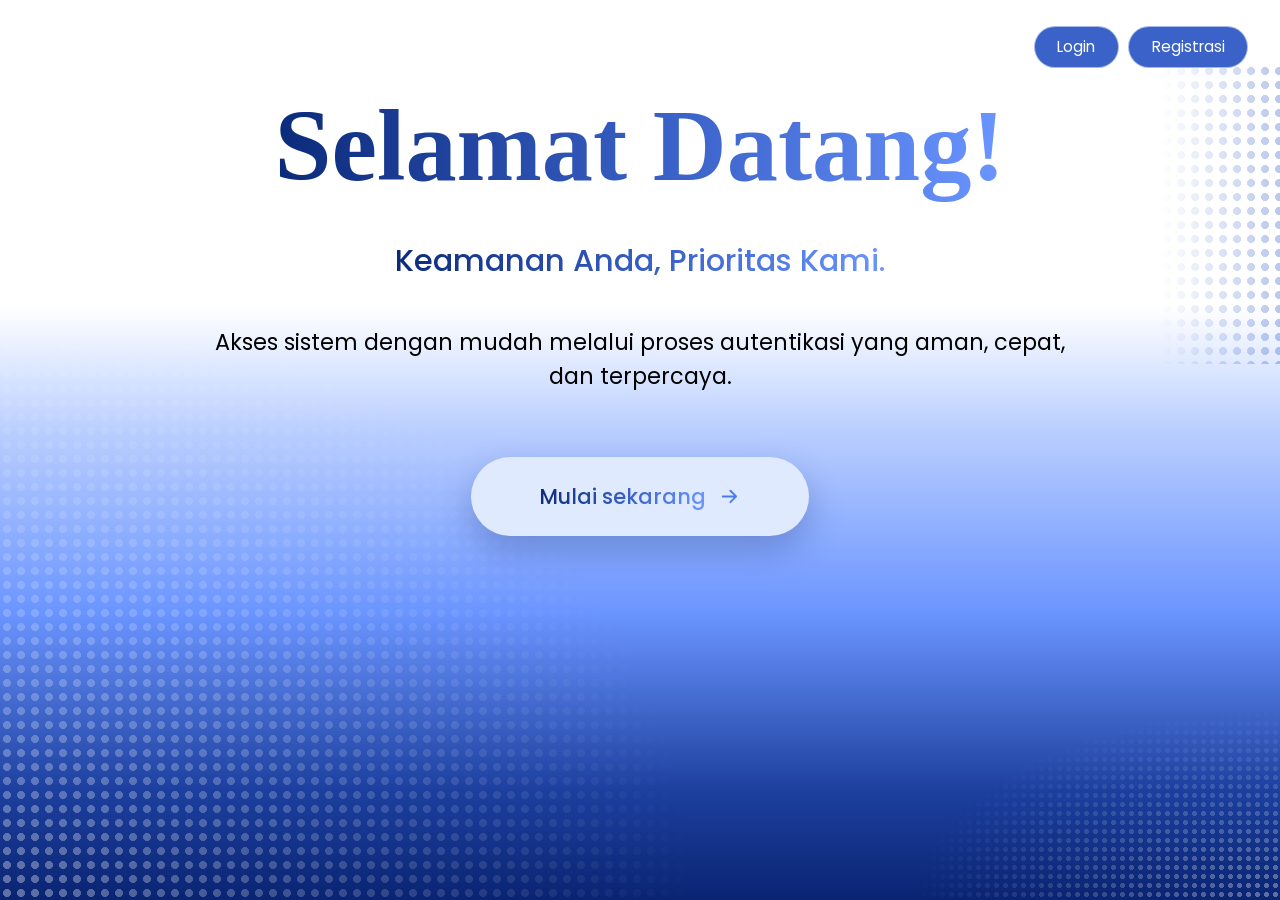
<file: index.html>
<!DOCTYPE html>
<html lang="id">
<head>
  <meta charset="UTF-8">
  <meta name="viewport" content="width=device-width, initial-scale=1">
  <title>Selamat Datang</title>
  <link rel="stylesheet" href="css/base.css">
  <link rel="stylesheet" href="css/landing.css">
</head>
<body>
  <main class="landing">
    <span class="dots dots--tr" aria-hidden="true"></span>
    <span class="dots dots--bl" aria-hidden="true"></span>
    <span class="dots dots--wave" aria-hidden="true"></span>

    <nav class="landing__nav">
      <a href="login.html" class="btn-pill">Login</a>
      <a href="register.html" class="btn-pill">Registrasi</a>
    </nav>

    <section class="landing__hero">
      <h1 class="title-serif text-grad landing__title">Selamat Datang!</h1>
      <p class="landing__tagline text-grad">Keamanan Anda, Prioritas Kami.</p>
      <p class="landing__desc">Akses sistem dengan mudah melalui proses autentikasi yang aman, cepat, dan terpercaya.</p>
      <a href="login.html" class="landing__cta">
        <span class="text-grad">Mulai sekarang</span>
        <svg class="icon" viewBox="0 0 24 24"><path d="M5 12h14M13 6l6 6-6 6"/></svg>
      </a>
    </section>
  </main>
</body>
</html>
</file>
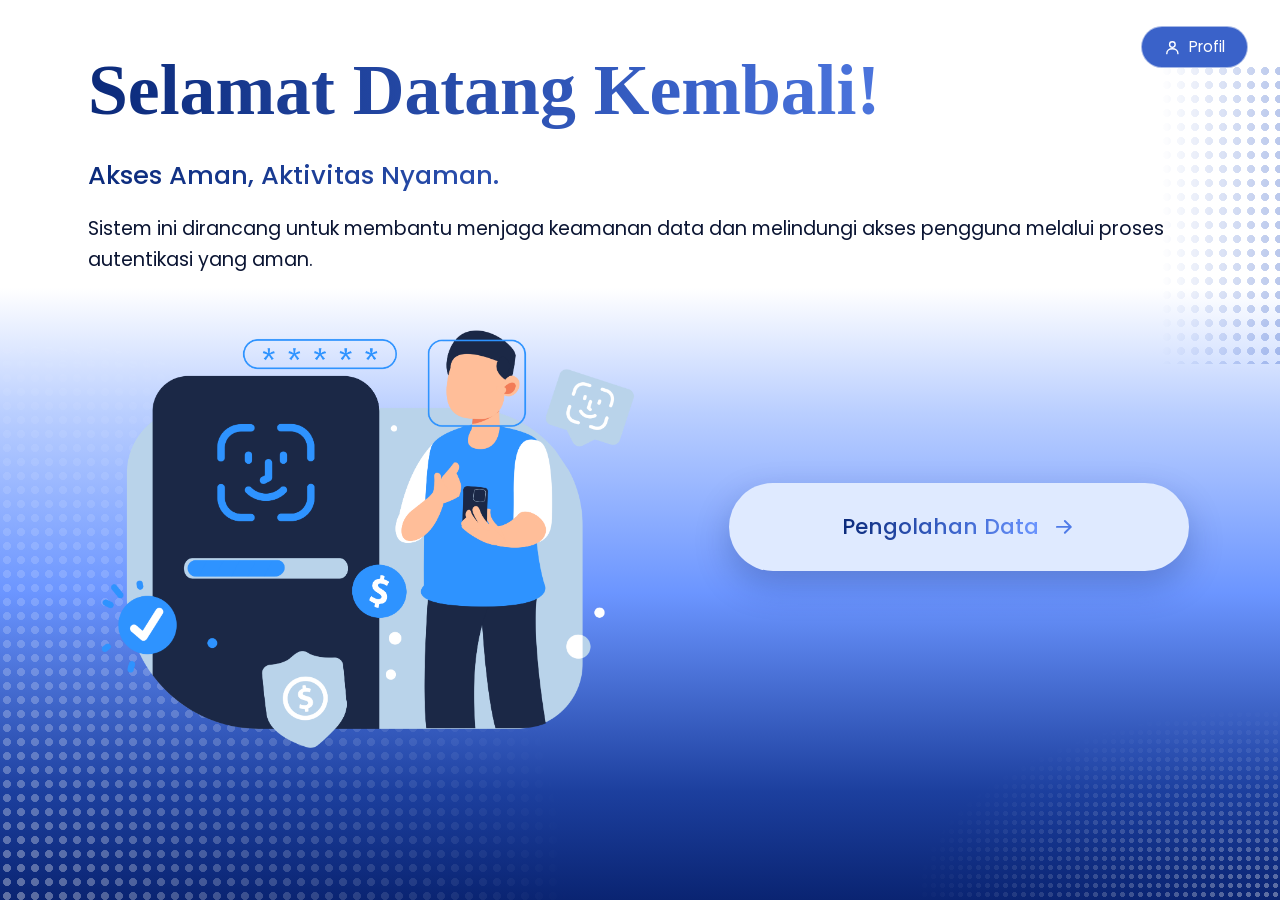
<file: home.html>
<!doctype html>
<html lang="id">
  <head>
    <meta charset="UTF-8" />
    <meta name="viewport" content="width=device-width, initial-scale=1" />
    <title>Beranda</title>
    <link rel="stylesheet" href="css/base.css" />
    <link rel="stylesheet" href="css/modal.css" />
    <link rel="stylesheet" href="css/home.css" />
  </head>
  <body>
    <main class="home">
      <span class="dots dots--tr" aria-hidden="true"></span>
      <span class="dots dots--bl" aria-hidden="true"></span>
      <span class="dots dots--wave" aria-hidden="true"></span>

      <nav class="home__nav">
        <button type="button" class="btn-pill" id="btn-profil">
          <svg class="icon" viewBox="0 0 24 24">
            <circle cx="12" cy="8" r="4" />
            <path d="M4 21c0-4.4 3.6-7 8-7s8 2.6 8 7" />
          </svg>
          Profil
        </button>
      </nav>

      <header class="home__head">
        <h1 class="title-serif text-grad home__title">
          Selamat Datang Kembali!
        </h1>
        <p class="home__tagline text-grad">Akses Aman, Aktivitas Nyaman.</p>
        <p class="home__desc">
          Sistem ini dirancang untuk membantu menjaga keamanan data dan
          melindungi akses pengguna melalui proses autentikasi yang aman.
        </p>
      </header>

      <section class="home__body">
        <!-- Ganti src dengan gambar eksternal kamu -->
        <img
          class="home__art"
          src="assets/img/asset3.png"
          alt="Ilustrasi keamanan data"
        />
        <button type="button" class="home__cta" id="btn-data">
          <span class="text-grad">Pengolahan Data</span>
          <svg class="icon" viewBox="0 0 24 24">
            <path d="M5 12h14M13 6l6 6-6 6" />
          </svg>
        </button>
      </section>
    </main>

    <script src="js/common.js"></script>
    <script src="js/home.js"></script>
  </body>
</html>
</file>
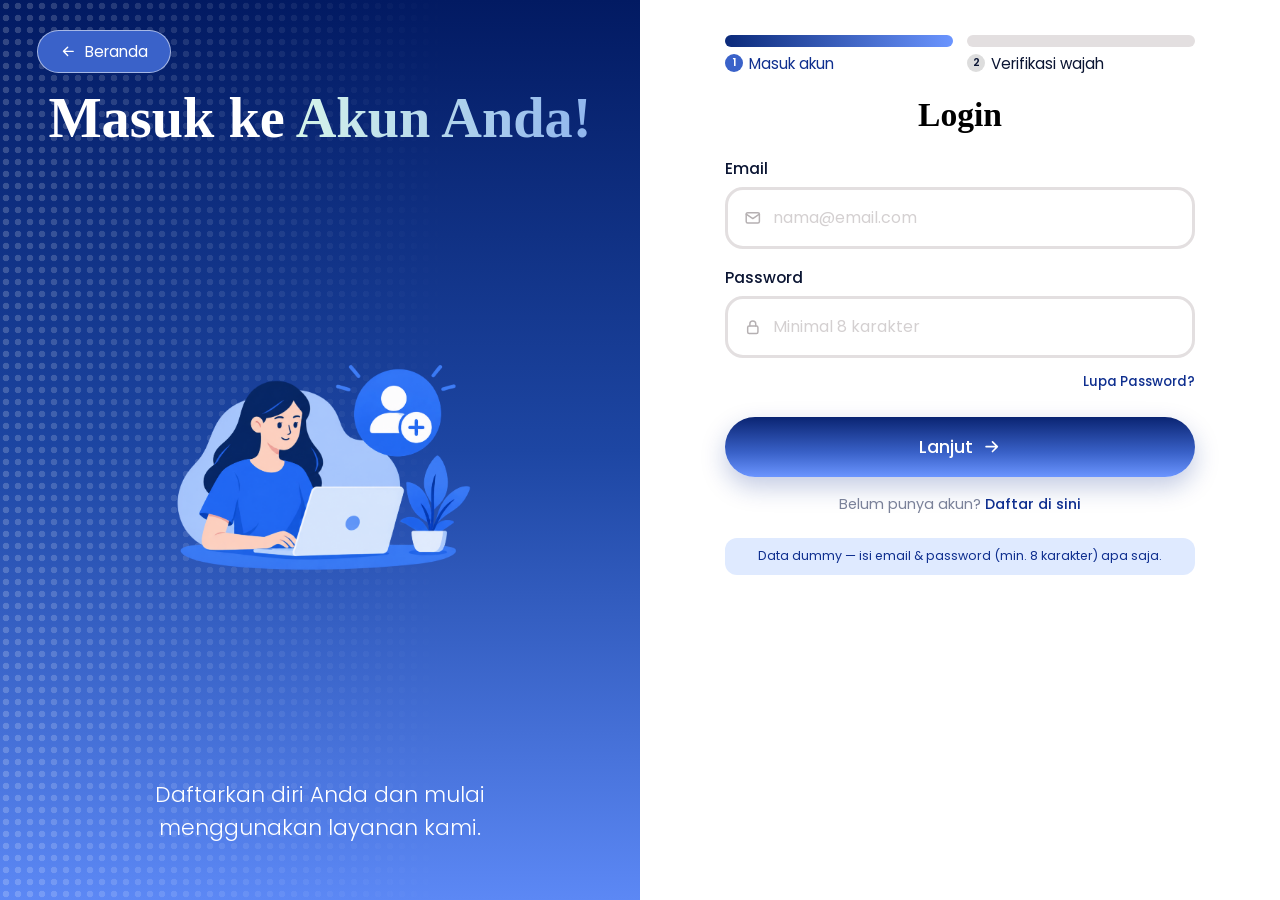
<file: login.html>
<!doctype html>
<html lang="id">
  <head>
    <meta charset="UTF-8" />
    <meta name="viewport" content="width=device-width, initial-scale=1" />
    <title>Login</title>
    <link rel="stylesheet" href="css/base.css" />
    <link rel="stylesheet" href="css/modal.css" />
    <link rel="stylesheet" href="css/auth.css" />
    <link rel="stylesheet" href="css/login.css" />
  </head>
  <body>
    <div class="auth">
      <!-- Panel kiri -->
      <aside class="auth__side">
        <span class="dots" aria-hidden="true"></span>
        <a href="index.html" class="btn-pill auth__back">
          <svg class="icon" viewBox="0 0 24 24">
            <path d="M19 12H5M11 6l-6 6 6 6" />
          </svg>
          Beranda
        </a>
        <h1 class="title-serif auth__headline">
          Masuk ke <span class="accent">Akun Anda!</span>
        </h1>
        <!-- Ganti src dengan gambar eksternal kamu -->
        <img
          class="auth__art"
          src="assets/img/asset1.png"
          alt="Ilustrasi login"
        />
        <p class="auth__caption">
          Daftarkan diri Anda dan mulai<br />menggunakan layanan kami.
        </p>
      </aside>

      <!-- Panel kanan -->
      <main class="auth__main">
        <div class="auth__inner">
          <ol class="stepper" id="stepper">
            <li class="step is-active">
              <span class="step__bar"></span
              ><span class="step__label"
                ><span class="step__num">1</span>Masuk akun</span
              >
            </li>
            <li class="step">
              <span class="step__bar"></span
              ><span class="step__label"
                ><span class="step__num">2</span>Verifikasi wajah</span
              >
            </li>
          </ol>

          <!-- STEP 1: Masuk akun -->
          <section class="panel" id="panel-1">
            <h2 class="title-serif auth__title">Login</h2>
            <form id="form-login" novalidate>
              <div class="field" id="f-email">
                <label class="field__label" for="email">Email</label>
                <div class="field__box">
                  <svg class="icon" viewBox="0 0 24 24" width="24" height="24">
                    <rect x="3" y="5" width="18" height="14" rx="2" />
                    <path d="M3 7l9 6 9-6" />
                  </svg>
                  <input
                    id="email"
                    type="email"
                    placeholder="nama@email.com"
                    autocomplete="email"
                  />
                </div>
                <p class="field__error"></p>
              </div>

              <div class="field" id="f-pass">
                <label class="field__label" for="pass">Password</label>
                <div class="field__box">
                  <svg class="icon" viewBox="0 0 24 24" width="24" height="24">
                    <rect x="5" y="11" width="14" height="10" rx="2" />
                    <path d="M8 11V8a4 4 0 0 1 8 0v3" />
                  </svg>
                  <input
                    id="pass"
                    type="password"
                    placeholder="Minimal 8 karakter"
                    autocomplete="current-password"
                  />
                </div>
                <p class="field__error"></p>
              </div>

              <div class="forgot">
                <button type="button" class="link" id="btn-lupa">
                  Lupa Password?
                </button>
              </div>

              <button type="submit" class="btn-primary">
                Lanjut
                <svg class="icon" viewBox="0 0 24 24">
                  <path d="M5 12h14M13 6l6 6-6 6" />
                </svg>
              </button>
            </form>
            <p class="auth__foot">
              Belum punya akun?
              <a href="register.html" class="link">Daftar di sini</a>
            </p>
            <p class="demo-hint">
              Data dummy — isi email &amp; password (min. 8 karakter) apa saja.
            </p>
          </section>

          <!-- STEP 2: Verifikasi wajah -->
          <section class="panel hidden" id="panel-2">
            <h2 class="title-serif auth__title">Verifikasi Wajah</h2>
            <p class="auth__desc">
              Pastikan wajah Anda terlihat jelas di dalam kamera.
            </p>
            <div class="face" id="face">(Wajah)</div>
            <ul class="tips">
              <li>Posisikan wajah di tengah area kamera</li>
              <li>Pastikan pencahayaan cukup dan wajah terlihat jelas.</li>
            </ul>
            <button type="button" class="btn-primary" id="btn-mulai-wajah">
              Mulai Verifikasi
            </button>
            <div class="auth__links">
              <button type="button" class="link link--back" id="btn-kembali">
                <svg class="icon" viewBox="0 0 24 24">
                  <path d="M19 12H5M11 6l-6 6 6 6" />
                </svg>
                Kembali
              </button>
            </div>
            <p class="demo-hint">
              Data dummy — tambahkan <b>?face=fail</b> di URL untuk melihat
              pop-up gagal.
            </p>
          </section>
        </div>
      </main>
    </div>

    <script src="js/common.js"></script>
    <script src="js/login.js"></script>
  </body>
</html>
</file>
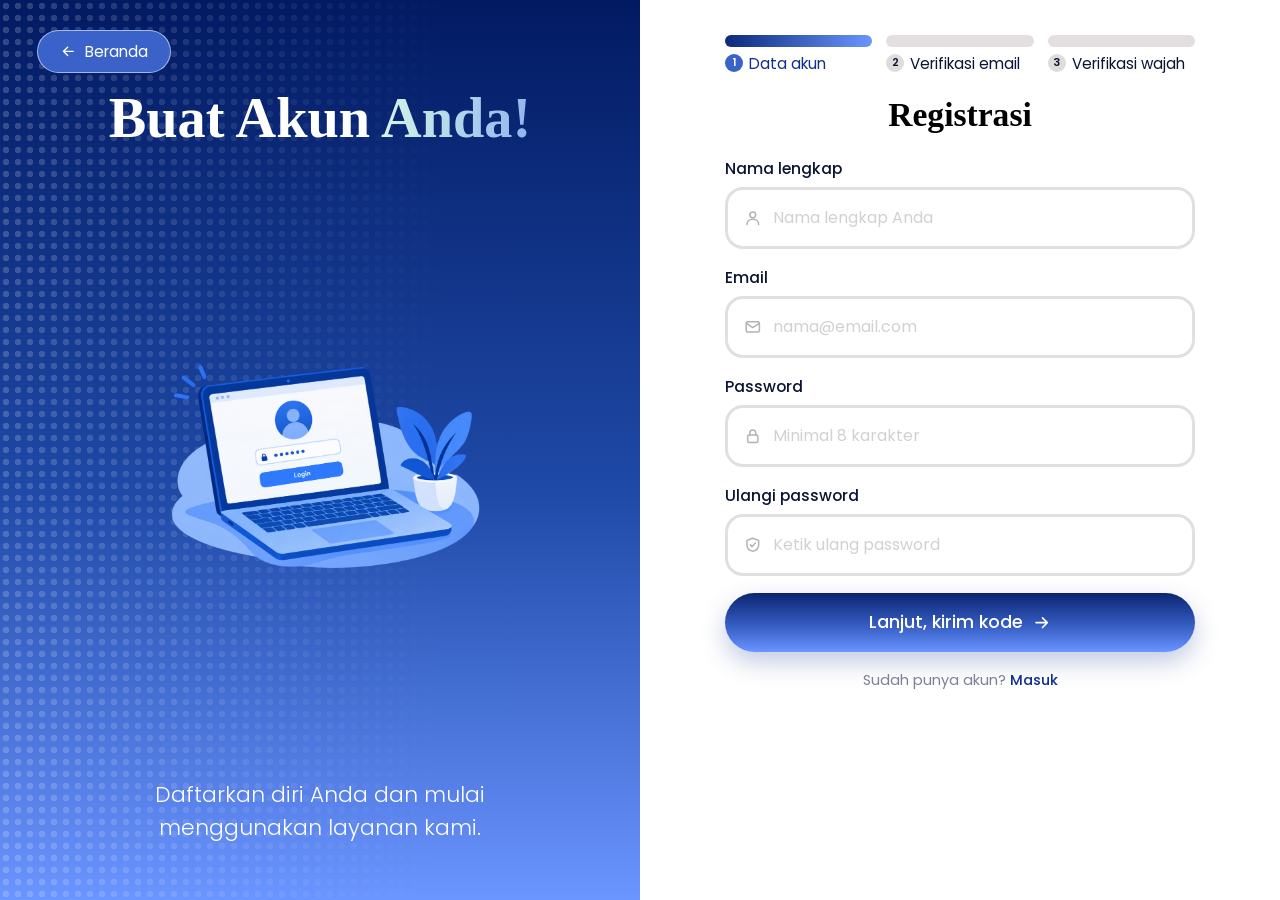
<file: register.html>
<!doctype html>
<html lang="id">
  <head>
    <meta charset="UTF-8" />
    <meta name="viewport" content="width=device-width, initial-scale=1" />
    <title>Registrasi</title>
    <link rel="stylesheet" href="css/base.css" />
    <link rel="stylesheet" href="css/modal.css" />
    <link rel="stylesheet" href="css/auth.css" />
    <link rel="stylesheet" href="css/register.css" />
  </head>
  <body>
    <div class="auth">
      <!-- Panel kiri -->
      <aside class="auth__side">
        <span class="dots" aria-hidden="true"></span>
        <a href="index.html" class="btn-pill auth__back">
          <svg class="icon" viewBox="0 0 24 24">
            <path d="M19 12H5M11 6l-6 6 6 6" />
          </svg>
          Beranda
        </a>
        <h1 class="title-serif auth__headline">
          Buat Akun <span class="accent">Anda!</span>
        </h1>
        <!-- Ganti src dengan gambar eksternal kamu -->
        <img
          class="auth__art"
          src="assets/img/asset2.png"
          alt="Ilustrasi registrasi"
        />
        <p class="auth__caption">
          Daftarkan diri Anda dan mulai<br />menggunakan layanan kami.
        </p>
      </aside>

      <!-- Panel kanan -->
      <main class="auth__main">
        <div class="auth__inner">
          <ol class="stepper" id="stepper">
            <li class="step is-active">
              <span class="step__bar"></span
              ><span class="step__label"
                ><span class="step__num">1</span>Data akun</span
              >
            </li>
            <li class="step">
              <span class="step__bar"></span
              ><span class="step__label"
                ><span class="step__num">2</span>Verifikasi email</span
              >
            </li>
            <li class="step">
              <span class="step__bar"></span
              ><span class="step__label"
                ><span class="step__num">3</span>Verifikasi wajah</span
              >
            </li>
          </ol>

          <!-- STEP 1: Data akun -->
          <section class="panel" id="panel-1">
            <h2 class="title-serif auth__title">Registrasi</h2>
            <form id="form-akun" novalidate>
              <div class="field" id="f-nama">
                <label class="field__label" for="nama">Nama lengkap</label>
                <div class="field__box">
                  <svg class="icon" viewBox="0 0 24 24" width="24" height="24">
                    <circle cx="12" cy="8" r="4" />
                    <path d="M4 21c0-4.4 3.6-7 8-7s8 2.6 8 7" />
                  </svg>
                  <input
                    id="nama"
                    type="text"
                    placeholder="Nama lengkap Anda"
                    autocomplete="name"
                  />
                </div>
                <p class="field__error"></p>
              </div>

              <div class="field" id="f-email">
                <label class="field__label" for="email">Email</label>
                <div class="field__box">
                  <svg class="icon" viewBox="0 0 24 24" width="24" height="24">
                    <rect x="3" y="5" width="18" height="14" rx="2" />
                    <path d="M3 7l9 6 9-6" />
                  </svg>
                  <input
                    id="email"
                    type="email"
                    placeholder="nama@email.com"
                    autocomplete="email"
                  />
                </div>
                <p class="field__error"></p>
              </div>

              <div class="field" id="f-pass">
                <label class="field__label" for="pass">Password</label>
                <div class="field__box">
                  <svg class="icon" viewBox="0 0 24 24" width="24" height="24">
                    <rect x="5" y="11" width="14" height="10" rx="2" />
                    <path d="M8 11V8a4 4 0 0 1 8 0v3" />
                  </svg>
                  <input
                    id="pass"
                    type="password"
                    placeholder="Minimal 8 karakter"
                    autocomplete="new-password"
                  />
                </div>
                <p class="field__error"></p>
              </div>

              <div class="field" id="f-pass2">
                <label class="field__label" for="pass2">Ulangi password</label>
                <div class="field__box">
                  <svg class="icon" viewBox="0 0 24 24" width="24" height="24">
                    <path d="M12 3l8 3v6c0 5-3.5 8-8 9-4.5-1-8-4-8-9V6z" />
                    <path d="M8.5 12l2.5 2.5 4.5-5" />
                  </svg>
                  <input
                    id="pass2"
                    type="password"
                    placeholder="Ketik ulang password"
                    autocomplete="new-password"
                  />
                </div>
                <p class="field__error"></p>
              </div>

              <button type="submit" class="btn-primary">
                Lanjut, kirim kode
                <svg class="icon" viewBox="0 0 24 24">
                  <path d="M5 12h14M13 6l6 6-6 6" />
                </svg>
              </button>
            </form>
            <p class="auth__foot">
              Sudah punya akun? <a href="login.html" class="link">Masuk</a>
            </p>
          </section>

          <!-- STEP 2: Verifikasi email -->
          <section class="panel hidden" id="panel-2">
            <h2 class="title-serif auth__title">Verifikasi Email</h2>
            <p class="auth__desc">
              Kode 6 digit sudah dikirim ke
              <span id="email-tujuan">nama@email.com</span>.<br />Masukkan
              kodenya untuk menyelesaikan pendaftaran.
            </p>

            <div class="notice" id="notice-kode">
              <svg class="icon" viewBox="0 0 24 24">
                <circle cx="12" cy="12" r="10" />
                <path d="M7.5 12.5l3 3 6-7" />
              </svg>
              <p>
                Kode verifikasi sudah dikirim ke email Anda.<br />Cek juga
                folder Spam.
              </p>
            </div>

            <p class="field__label otp-label">Kode verifikasi</p>
            <div class="otp" id="otp">
              <input
                type="text"
                inputmode="numeric"
                maxlength="1"
                aria-label="Digit 1"
              />
              <input
                type="text"
                inputmode="numeric"
                maxlength="1"
                aria-label="Digit 2"
              />
              <input
                type="text"
                inputmode="numeric"
                maxlength="1"
                aria-label="Digit 3"
              />
              <input
                type="text"
                inputmode="numeric"
                maxlength="1"
                aria-label="Digit 4"
              />
              <input
                type="text"
                inputmode="numeric"
                maxlength="1"
                aria-label="Digit 5"
              />
              <input
                type="text"
                inputmode="numeric"
                maxlength="1"
                aria-label="Digit 6"
              />
            </div>
            <p class="field__error otp-error" id="otp-error"></p>
            <p class="auth__desc otp-note">
              Berlaku 10 menit. Tidak ada di kotak masuk?<br />Cek folder Spam
              atau Promosi.
            </p>

            <button type="button" class="btn-primary" id="btn-verif-email">
              Verifikasi dan buat akun
              <svg class="icon" viewBox="0 0 24 24">
                <path d="M5 12h14M13 6l6 6-6 6" />
              </svg>
            </button>

            <div class="auth__links">
              <span class="muted"
                >Tidak menerima kode?
                <button type="button" class="link" id="btn-kirim-ulang">
                  Kirim ulang
                </button></span
              >
              <button type="button" class="link link--back" id="btn-ubah-data">
                <svg class="icon" viewBox="0 0 24 24">
                  <path d="M19 12H5M11 6l-6 6 6 6" />
                </svg>
                Salah email? Ubah data pendaftaran
              </button>
            </div>
            <p class="demo-hint">Data dummy — kode verifikasi: <b>123456</b></p>
          </section>

          <!-- STEP 3: Verifikasi wajah -->
          <section class="panel hidden" id="panel-3">
            <h2 class="title-serif auth__title">Verifikasi Wajah</h2>
            <p class="auth__desc">
              Pastikan wajah Anda terlihat jelas untuk melakukan<br />verifikasi
              identitas.
            </p>
            <div class="face" id="face">(Wajah)</div>
            <ul class="tips">
              <li>Cari tempat dengan pencahayaan cukup</li>
              <li>Pastikan wajah terlihat jelas</li>
              <li>Tatap kamera secara langsung</li>
            </ul>
            <button type="button" class="btn-primary" id="btn-mulai-wajah">
              Mulai Verifikasi
            </button>
            <div class="auth__links">
              <button type="button" class="link link--back" id="btn-kembali">
                <svg class="icon" viewBox="0 0 24 24">
                  <path d="M19 12H5M11 6l-6 6 6 6" />
                </svg>
                Kembali
              </button>
            </div>
            <p class="demo-hint">
              Data dummy — tambahkan <b>?face=fail</b> di URL untuk melihat
              pop-up gagal.
            </p>
          </section>
        </div>
      </main>
    </div>

    <script src="js/common.js"></script>
    <script src="js/register.js"></script>
  </body>
</html>
</file>
<file: css/base.css>
@import url('https://fonts.googleapis.com/css2?family=Poppins:wght@300;400;500;600&display=swap');

:root {
  --navy-900: #061a5c;
  --navy-800: #0a2472;
  --navy-700: #0f2f8f;
  --blue-600: #3a62c9;
  --blue-500: #4f7be8;
  --blue-400: #6b95ff;
  --blue-200: #b9ceff;
  --blue-100: #dfeaff;
  --ink: #0b1533;
  --muted: #7a8199;
  --line: #e3dfe0;
  --ok: #12b76a;
  --ok-soft: #e7f5e8;
  --err: #f04438;
  --mint: #b7ecd9;

  --grad-brand: linear-gradient(90deg, #0b2a7a 0%, #6b95ff 100%);
  --grad-text: linear-gradient(90deg, #0b2a7a 0%, #3a62c9 55%, #6b95ff 100%);
  --grad-btn: linear-gradient(180deg, #0a2472 0%, #3a62c9 60%, #6b95ff 100%);
  --font-body: 'Poppins', system-ui, sans-serif;
  --font-title: 'Times New Roman', Tinos, Georgia, serif;
}

*, *::before, *::after { box-sizing: border-box; margin: 0; padding: 0; }

html, body { height: 100%; }

body {
  font-family: var(--font-body);
  color: var(--ink);
  background: #fff;
  -webkit-font-smoothing: antialiased;
}

img { max-width: 100%; display: block; }
a { color: inherit; text-decoration: none; }
button { font-family: inherit; cursor: pointer; border: 0; background: none; }
input { font-family: inherit; }
.hidden { display: none !important; }

/* Judul serif dengan gradasi */
.title-serif {
  font-family: var(--font-title);
  font-weight: 700;
  line-height: 1.1;
}
.text-grad {
  background: var(--grad-text);
  -webkit-background-clip: text;
  background-clip: text;
  color: transparent;
}

/* Tombol */
.btn-pill {
  display: inline-flex;
  align-items: center;
  justify-content: center;
  gap: .5rem;
  padding: .55rem 1.4rem;
  border-radius: 999px;
  font-size: .95rem;
  font-weight: 400;
  color: #fff;
  background: var(--blue-600);
  border: 1px solid rgba(255, 255, 255, .55);
  transition: transform .15s ease, box-shadow .15s ease, filter .15s ease;
}
.btn-pill:hover { filter: brightness(1.08); transform: translateY(-1px); }

.btn-primary {
  width: 100%;
  display: inline-flex;
  align-items: center;
  justify-content: center;
  gap: .6rem;
  padding: 1.05rem 1.5rem;
  border-radius: 999px;
  font-size: 1.1rem;
  font-weight: 500;
  color: #fff;
  background: var(--grad-btn);
  box-shadow: 0 10px 24px rgba(15, 47, 143, .25);
  transition: transform .15s ease, box-shadow .15s ease, opacity .15s ease;
}
.btn-primary:hover { transform: translateY(-2px); box-shadow: 0 14px 28px rgba(15, 47, 143, .32); }
.btn-primary:disabled { opacity: .65; cursor: progress; transform: none; }

.link { color: var(--navy-700); font-weight: 500; }
.link:hover { color: var(--blue-500); text-decoration: underline; }

/* Ikon */
.icon { width: 1.1em; height: 1.1em; stroke: currentColor; fill: none; stroke-width: 2; stroke-linecap: round; stroke-linejoin: round; flex: none; }

/* Dekorasi titik-titik (halftone) */
.dots {
  position: absolute;
  pointer-events: none;
  background-image: radial-gradient(circle, currentColor 38%, transparent 42%);
  background-size: 14px 14px;
  opacity: .35;
}
</file>
<file: css/landing.css>
.landing {
  position: relative;
  min-height: 100vh;
  display: flex;
  flex-direction: column;
  overflow: hidden;
  background: linear-gradient(180deg, #fff 0%, #fff 34%, #b9ceff 48%, #6b95ff 68%, #1c3f9e 88%, #0a2472 100%);
}

.landing__nav {
  position: absolute;
  top: 1.6rem;
  right: 2rem;
  z-index: 3;
  display: flex;
  gap: .6rem;
}

.landing__hero {
  position: relative;
  z-index: 2;
  flex: 1;
  display: flex;
  flex-direction: column;
  align-items: center;
  justify-content: flex-start;
  padding: 10vh 1.5rem 4rem;
  text-align: center;
}

.landing__title { font-size: clamp(3rem, 8vw, 6.5rem); }

.landing__tagline {
  margin-top: 2.2rem;
  font-size: clamp(1.2rem, 2.4vw, 1.9rem);
  font-weight: 500;
}

.landing__desc {
  margin-top: 2.6rem;
  max-width: 900px;
  font-size: clamp(1rem, 1.8vw, 1.4rem);
  color: #000;
}

.landing__cta {
  margin-top: 4rem;
  display: inline-flex;
  align-items: center;
  gap: .8rem;
  padding: 1.5rem 4.2rem;
  font-size: 1.3rem;
  font-weight: 500;
  color: var(--navy-700);
  background: var(--blue-100);
  border-radius: 999px;
  box-shadow: 0 14px 34px rgba(6, 26, 92, .25);
  transition: transform .18s ease, box-shadow .18s ease;
}
.landing__cta:hover { transform: translateY(-3px); box-shadow: 0 20px 40px rgba(6, 26, 92, .32); }
.landing__cta .icon { color: var(--blue-500); }

/* Dekorasi */
.dots--tr { top: 4rem; right: 0; width: 120px; height: 300px; color: var(--blue-600);
  -webkit-mask-image: linear-gradient(270deg, #000, transparent); mask-image: linear-gradient(270deg, #000, transparent); }
.dots--bl { left: 0; bottom: 0; width: 55%; height: 70%; color: #fff;
  -webkit-mask-image: radial-gradient(ellipse at bottom left, #000, transparent 70%); mask-image: radial-gradient(ellipse at bottom left, #000, transparent 70%); }
.dots--wave { right: 0; bottom: 0; width: 360px; height: 190px; color: #fff; background-size: 9px 9px;
  -webkit-mask-image: radial-gradient(ellipse at bottom right, #000, transparent 72%); mask-image: radial-gradient(ellipse at bottom right, #000, transparent 72%); }

@media (max-width: 600px) {
  .landing__cta { padding: 1.1rem 2.4rem; }
  .landing__nav { right: 1rem; }
}
</file>
<file: css/modal.css>
/* Modal / alert dummy */
.modal-overlay {
  position: fixed;
  inset: 0;
  z-index: 100;
  display: flex;
  align-items: center;
  justify-content: center;
  padding: 1.25rem;
  background: rgba(6, 26, 92, .35);
  backdrop-filter: blur(3px);
  opacity: 0;
  pointer-events: none;
  transition: opacity .2s ease;
}
.modal-overlay.is-open { opacity: 1; pointer-events: auto; }

.modal {
  position: relative;
  width: min(100%, 520px);
  padding: 1.6rem 2rem 1.8rem;
  text-align: center;
  background: #fff;
  border-radius: 32px;
  box-shadow: 0 30px 70px rgba(6, 26, 92, .3);
  transform: translateY(14px) scale(.97);
  transition: transform .22s ease;
}
.modal-overlay.is-open .modal { transform: none; }

.modal__close {
  position: absolute;
  top: 1.1rem;
  right: 1.3rem;
  color: #555;
  font-size: 1.4rem;
  line-height: 1;
}
.modal__close:hover { color: var(--ink); }

.modal__title { font-size: 1.35rem; font-weight: 400; margin-bottom: 1rem; }

.modal__icon {
  width: 128px;
  height: 128px;
  margin: 0 auto 1.1rem;
  display: grid;
  place-items: center;
  border-radius: 50%;
  border: 6px solid currentColor;
}
.modal__icon .icon { width: 58px; height: 58px; stroke-width: 3.2; }
.modal--success .modal__icon { color: var(--ok); }
.modal--error .modal__icon { color: var(--err); }
.modal--info .modal__icon { color: var(--blue-500); }

.modal__text { font-size: .95rem; line-height: 1.5; margin-bottom: 1rem; }

.modal__btn {
  padding: .5rem 1.8rem;
  font-size: 1rem;
  background: #fff;
  border: 3px solid var(--line);
  border-radius: 10px;
  transition: background .15s ease, border-color .15s ease;
}
.modal__btn:hover { background: var(--blue-100); border-color: var(--blue-200); }

/* Toast kecil */
.toast {
  position: fixed;
  left: 50%;
  bottom: 2rem;
  z-index: 120;
  transform: translate(-50%, 20px);
  padding: .8rem 1.4rem;
  color: #fff;
  font-size: .92rem;
  background: var(--navy-800);
  border-radius: 999px;
  box-shadow: 0 12px 30px rgba(6, 26, 92, .3);
  opacity: 0;
  transition: opacity .2s ease, transform .2s ease;
}
.toast.is-show { opacity: 1; transform: translate(-50%, 0); }
</file>
<file: css/home.css>
.home {
  position: relative;
  min-height: 100vh;
  overflow: hidden;
  background: linear-gradient(180deg, #fff 0%, #fff 32%, #b9ceff 46%, #6b95ff 66%, #1c3f9e 88%, #0a2472 100%);
}

.home__nav { position: absolute; top: 1.6rem; right: 2rem; z-index: 3; }

.home__head { position: relative; z-index: 2; padding: 3.2rem 5.5rem 0; }
.home__title { font-size: clamp(2.4rem, 5.6vw, 4.6rem); }
.home__tagline { margin-top: 1.6rem; font-size: clamp(1.1rem, 2vw, 1.6rem); font-weight: 500; }
.home__desc { margin-top: 1.2rem; max-width: 1100px; font-size: clamp(.95rem, 1.5vw, 1.2rem); line-height: 1.6; color: var(--ink); }

.home__body {
  position: relative;
  z-index: 2;
  display: flex;
  align-items: center;
  justify-content: space-around;
  gap: 2rem;
  padding: 1rem 4rem 3rem;
}
.home__art { width: min(48%, 560px); }

.home__cta {
  display: inline-flex;
  align-items: center;
  justify-content: center;
  gap: .8rem;
  width: min(100%, 460px);
  padding: 1.7rem 2rem;
  font-size: 1.35rem;
  font-weight: 500;
  color: var(--navy-700);
  background: var(--blue-100);
  border-radius: 999px;
  box-shadow: 0 14px 34px rgba(6, 26, 92, .25);
  transition: transform .18s ease, box-shadow .18s ease;
}
.home__cta:hover { transform: translateY(-3px); box-shadow: 0 20px 40px rgba(6, 26, 92, .32); }
.home__cta .icon { color: var(--blue-500); }

/* Dekorasi */
.dots--tr { top: 4rem; right: 0; width: 120px; height: 300px; color: var(--blue-600);
  -webkit-mask-image: linear-gradient(270deg, #000, transparent); mask-image: linear-gradient(270deg, #000, transparent); }
.dots--bl { left: 0; bottom: 0; width: 45%; height: 65%; color: #fff;
  -webkit-mask-image: radial-gradient(ellipse at bottom left, #000, transparent 70%); mask-image: radial-gradient(ellipse at bottom left, #000, transparent 70%); }
.dots--wave { right: 0; bottom: 0; width: 360px; height: 190px; color: #fff; background-size: 9px 9px;
  -webkit-mask-image: radial-gradient(ellipse at bottom right, #000, transparent 72%); mask-image: radial-gradient(ellipse at bottom right, #000, transparent 72%); }

@media (max-width: 860px) {
  .home__head { padding: 5rem 1.5rem 0; }
  .home__body { flex-direction: column; padding: 1rem 1.5rem 3rem; }
  .home__art { width: 85%; }
}
</file>
<file: css/auth.css>
/* Layout bersama untuk halaman Registrasi & Login */
.auth {
  display: grid;
  grid-template-columns: 1fr 1fr;
  min-height: 100vh;
}

/* ---------- Panel kiri ---------- */
.auth__side {
  position: relative;
  display: flex;
  flex-direction: column;
  align-items: center;
  justify-content: space-between;
  padding: 5.5rem 2.5rem 3.5rem;
  color: #fff;
  text-align: center;
  background: linear-gradient(180deg, #021a62 0%, #1f4aa8 55%, #6b95ff 100%);
  overflow: hidden;
}
.auth__side .dots { inset: 0; color: #fff; opacity: .18; background-size: 12px 12px;
  -webkit-mask-image: linear-gradient(90deg, #000, transparent 70%);
          mask-image: linear-gradient(90deg, #000, transparent 70%); }

.auth__back {
  position: absolute;
  top: 1.9rem;
  left: 2.3rem;
  z-index: 2;
}

.auth__headline {
  position: relative;
  z-index: 1;
  font-size: clamp(2.4rem, 4.4vw, 3.8rem);
  color: #fff;
}
.auth__headline .accent {
  background: linear-gradient(90deg, #d6f5ea, #8fb5ee);
  -webkit-background-clip: text;
  background-clip: text;
  color: transparent;
}

.auth__art { position: relative; z-index: 1; width: min(78%, 400px); margin: 1.5rem 0; }

.auth__caption { position: relative; z-index: 1; font-size: 1.35rem; font-weight: 300; line-height: 1.5; }

/* ---------- Panel kanan ---------- */
.auth__main {
  display: flex;
  flex-direction: column;
  align-items: center;
  padding: 2.2rem 2.5rem 2rem;
  background: #fff;
}
.auth__inner { width: min(100%, 470px); }

/* Stepper */
.stepper { display: flex; gap: .9rem; list-style: none; margin-bottom: 1.4rem; }
.step { flex: 1; }
.step__bar { display: block; height: 12px; border-radius: 999px; background: var(--line); transition: background .3s ease; }
.step__label { display: flex; align-items: center; gap: .35rem; margin-top: .3rem; font-size: .95rem; color: var(--ink); white-space: nowrap; }
.step__num {
  width: 18px; height: 18px; border-radius: 50%;
  display: grid; place-items: center;
  font-size: .68rem; font-weight: 600;
  background: #ddd; color: var(--ink);
}
.step.is-active .step__bar,
.step.is-done .step__bar,
.step.is-error .step__bar { background: var(--grad-brand); }
.step.is-active .step__label { color: var(--navy-700); }
.step.is-active .step__num { background: var(--blue-600); color: #fff; }
.step.is-done .step__label { color: var(--ok); }
.step.is-done .step__num { background: var(--ok); color: #fff; }
.step.is-error .step__label { color: var(--err); }
.step.is-error .step__num { background: var(--err); color: #fff; }

.auth__title { font-size: 2.1rem; text-align: center; margin-bottom: 1.4rem; color: #000; }

.auth__desc { color: var(--muted); font-size: .92rem; line-height: 1.55; margin-bottom: 1.1rem; }

/* Form */
.field { margin-bottom: 1.05rem; }
.field__label { display: block; margin-bottom: .45rem; font-size: .98rem; font-weight: 500; }
.field__box {
  display: flex;
  align-items: center;
  gap: .7rem;
  padding: 0 1rem;
  height: 62px;
  border: 3px solid var(--line);
  border-radius: 18px;
  color: #b5b0b2;
  transition: border-color .15s ease, box-shadow .15s ease;
}
.field__box:focus-within { border-color: var(--blue-400); box-shadow: 0 0 0 4px rgba(107, 149, 255, .18); color: var(--blue-600); }
.field__box input { flex: 1; min-width: 0; height: 100%; font-size: 1rem; color: var(--ink); border: 0; outline: 0; background: transparent; }
.field__box input::placeholder { color: #d4d0d1; }
.field.has-error .field__box { border-color: var(--err); }
.field__error { display: none; margin-top: .3rem; font-size: .8rem; color: var(--err); }
.field.has-error .field__error { display: block; }

.auth__foot { margin-top: 1.1rem; text-align: center; font-size: .9rem; color: var(--muted); }
.auth__foot--left { text-align: center; }
.auth__links { margin-top: 1.2rem; display: flex; flex-direction: column; gap: .8rem; align-items: center; font-size: .92rem; }

.demo-hint {
  margin-top: 1.4rem;
  padding: .6rem .9rem;
  font-size: .78rem;
  color: var(--navy-700);
  background: var(--blue-100);
  border-radius: 12px;
  text-align: center;
}

/* Area wajah (kamera) */
.face {
  position: relative;
  width: 290px;
  height: 290px;
  margin: 1rem auto 1.1rem;
  display: grid;
  place-items: center;
  color: #8a8a93;
  font-size: 1.05rem;
  border: 4px solid var(--line);
  border-radius: 50%;
  overflow: hidden;
  background: #fafbff;
}
.face.is-scanning { border-color: var(--blue-400); }
.face.is-scanning::after {
  content: '';
  position: absolute;
  left: 0; right: 0; top: 0; height: 36%;
  background: linear-gradient(180deg, transparent, rgba(107, 149, 255, .45), transparent);
  animation: scan 1.4s ease-in-out infinite;
}
@keyframes scan { 0% { transform: translateY(-100%); } 100% { transform: translateY(300%); } }

.tips { list-style: none; color: var(--muted); font-size: .92rem; line-height: 1.55; margin-bottom: 1.5rem; padding-left: .2rem; }

@media (max-width: 860px) {
  .auth { grid-template-columns: 1fr; }
  .auth__side { padding: 5rem 1.5rem 2rem; }
  .auth__art { width: 220px; }
  .auth__caption { font-size: 1.05rem; }
}
</file>
<file: css/login.css>
/* Khusus halaman Login */
.forgot { display: flex; justify-content: flex-end; margin: -.2rem 0 1.6rem; font-size: .95rem; }
.link--back { display: inline-flex; align-items: center; gap: .4rem; }
.link--back .icon { width: 1.05em; }

/* Panel kiri login sedikit lebih terang di bagian bawah */
.auth__side { background: linear-gradient(180deg, #021a62 0%, #1d46a3 50%, #5c88f5 100%); }
</file>
<file: css/register.css>
/* Khusus halaman Registrasi */
.notice {
  display: flex;
  align-items: center;
  gap: .8rem;
  padding: .9rem 1.1rem;
  margin-bottom: 1.5rem;
  font-size: .9rem;
  line-height: 1.45;
  color: var(--ink);
  background: var(--ok-soft);
  border: 2px solid #a8d8ad;
  border-radius: 18px;
}
.notice .icon { width: 34px; height: 34px; color: #86c98f; }

.otp-label { margin-bottom: .8rem; font-size: 1.05rem; }

.otp { display: flex; gap: .6rem; justify-content: space-between; }
.otp input {
  width: 100%;
  max-width: 64px;
  aspect-ratio: 1;
  text-align: center;
  font-size: 1.5rem;
  font-weight: 500;
  color: var(--navy-800);
  border: 3px solid var(--line);
  border-radius: 16px;
  outline: 0;
  transition: border-color .15s ease, box-shadow .15s ease;
}
.otp input:focus { border-color: var(--blue-400); box-shadow: 0 0 0 4px rgba(107, 149, 255, .18); }
.otp.is-error input { border-color: var(--err); }

.otp-error { display: block; min-height: 1.2rem; margin-top: .5rem; }
.otp-error:empty { display: block; }
.otp-note { margin: .6rem 0 1.8rem; }

.muted { color: var(--muted); }
.link--back { display: inline-flex; align-items: center; gap: .4rem; }
.link--back .icon { width: 1.05em; }
</file>
